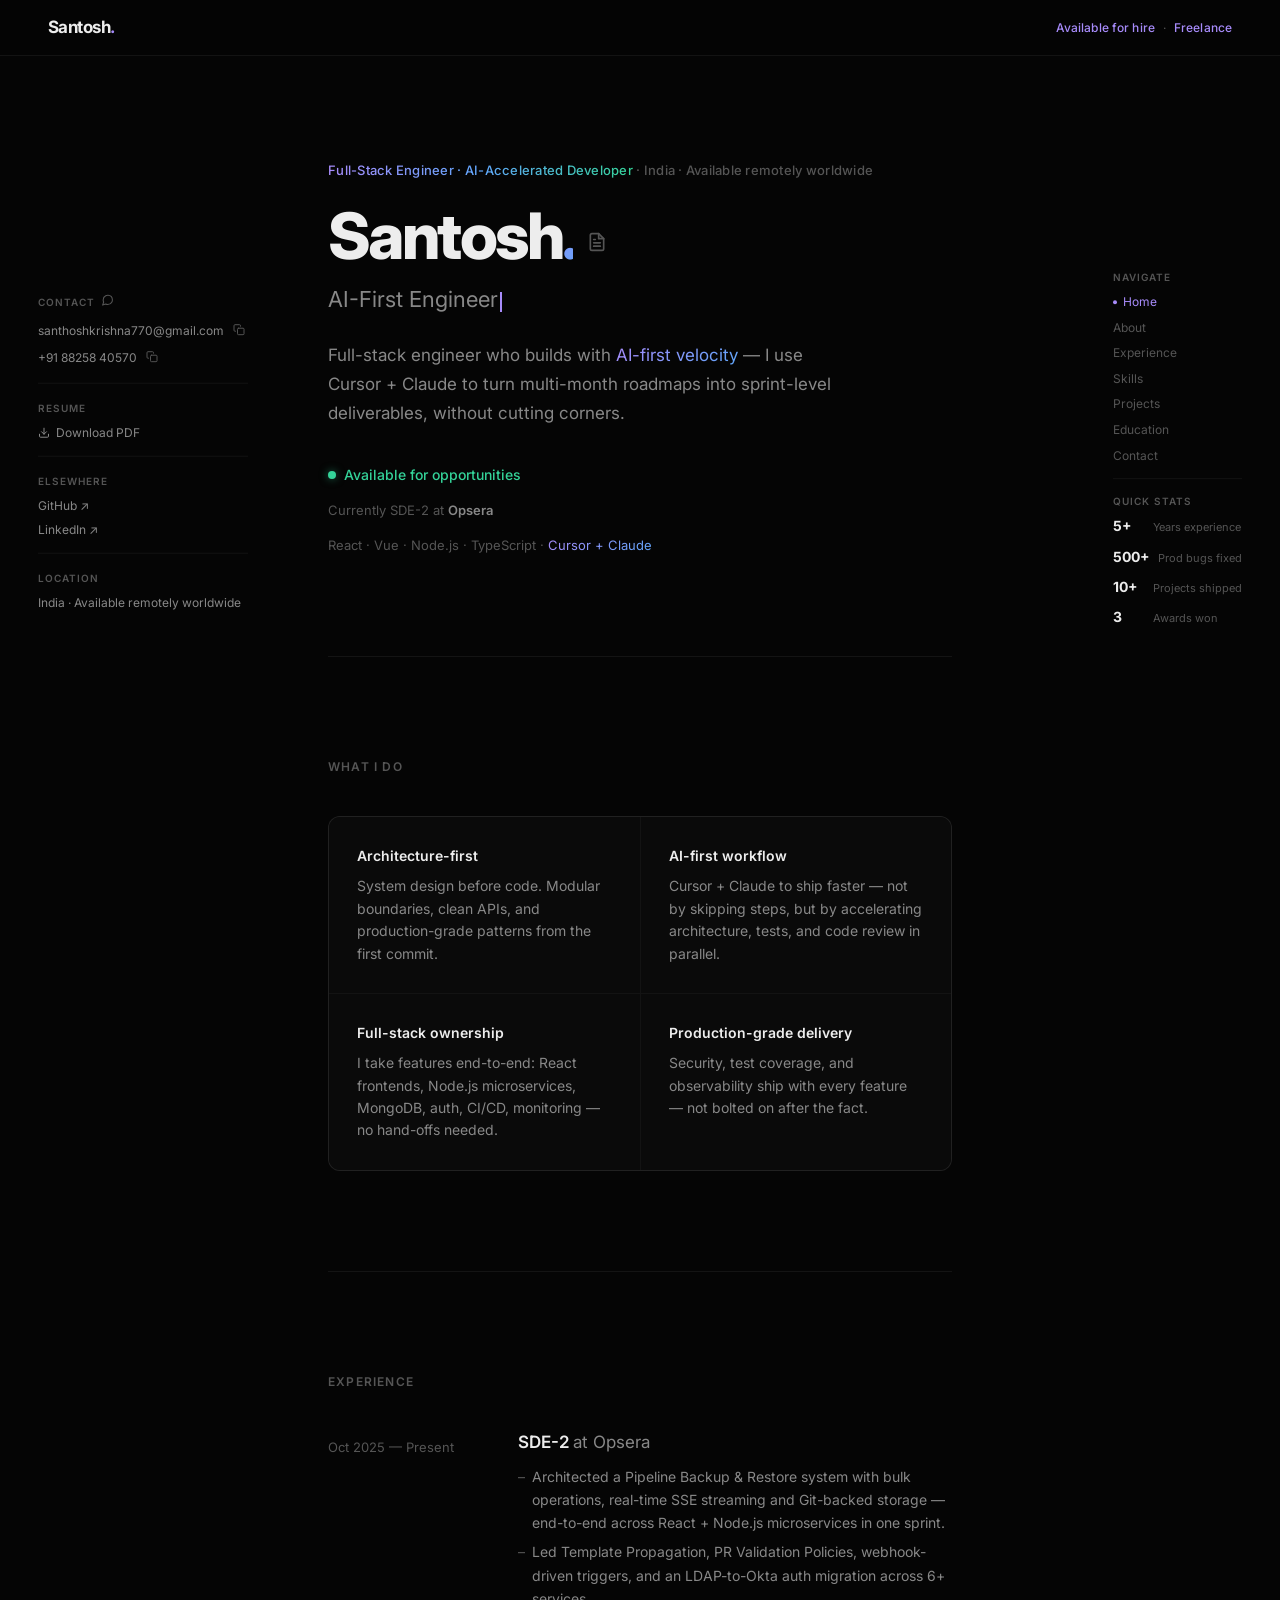
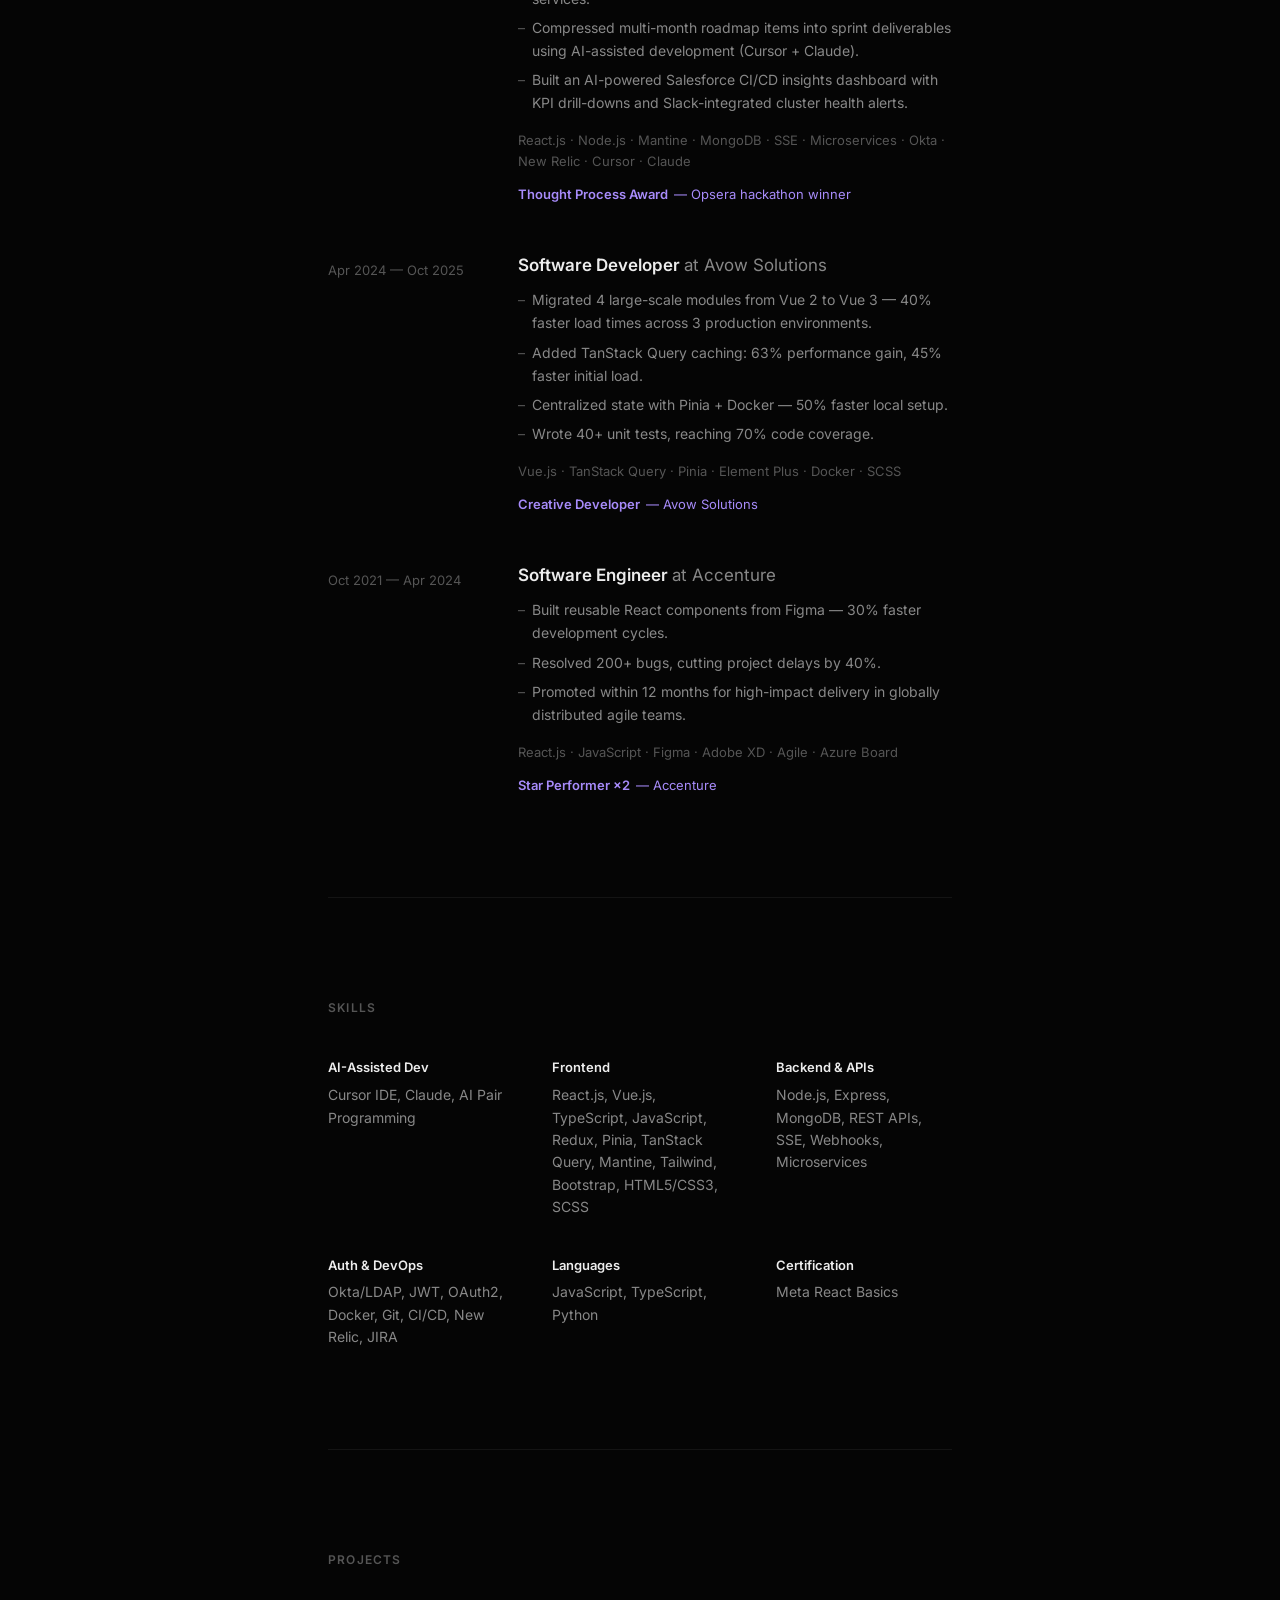
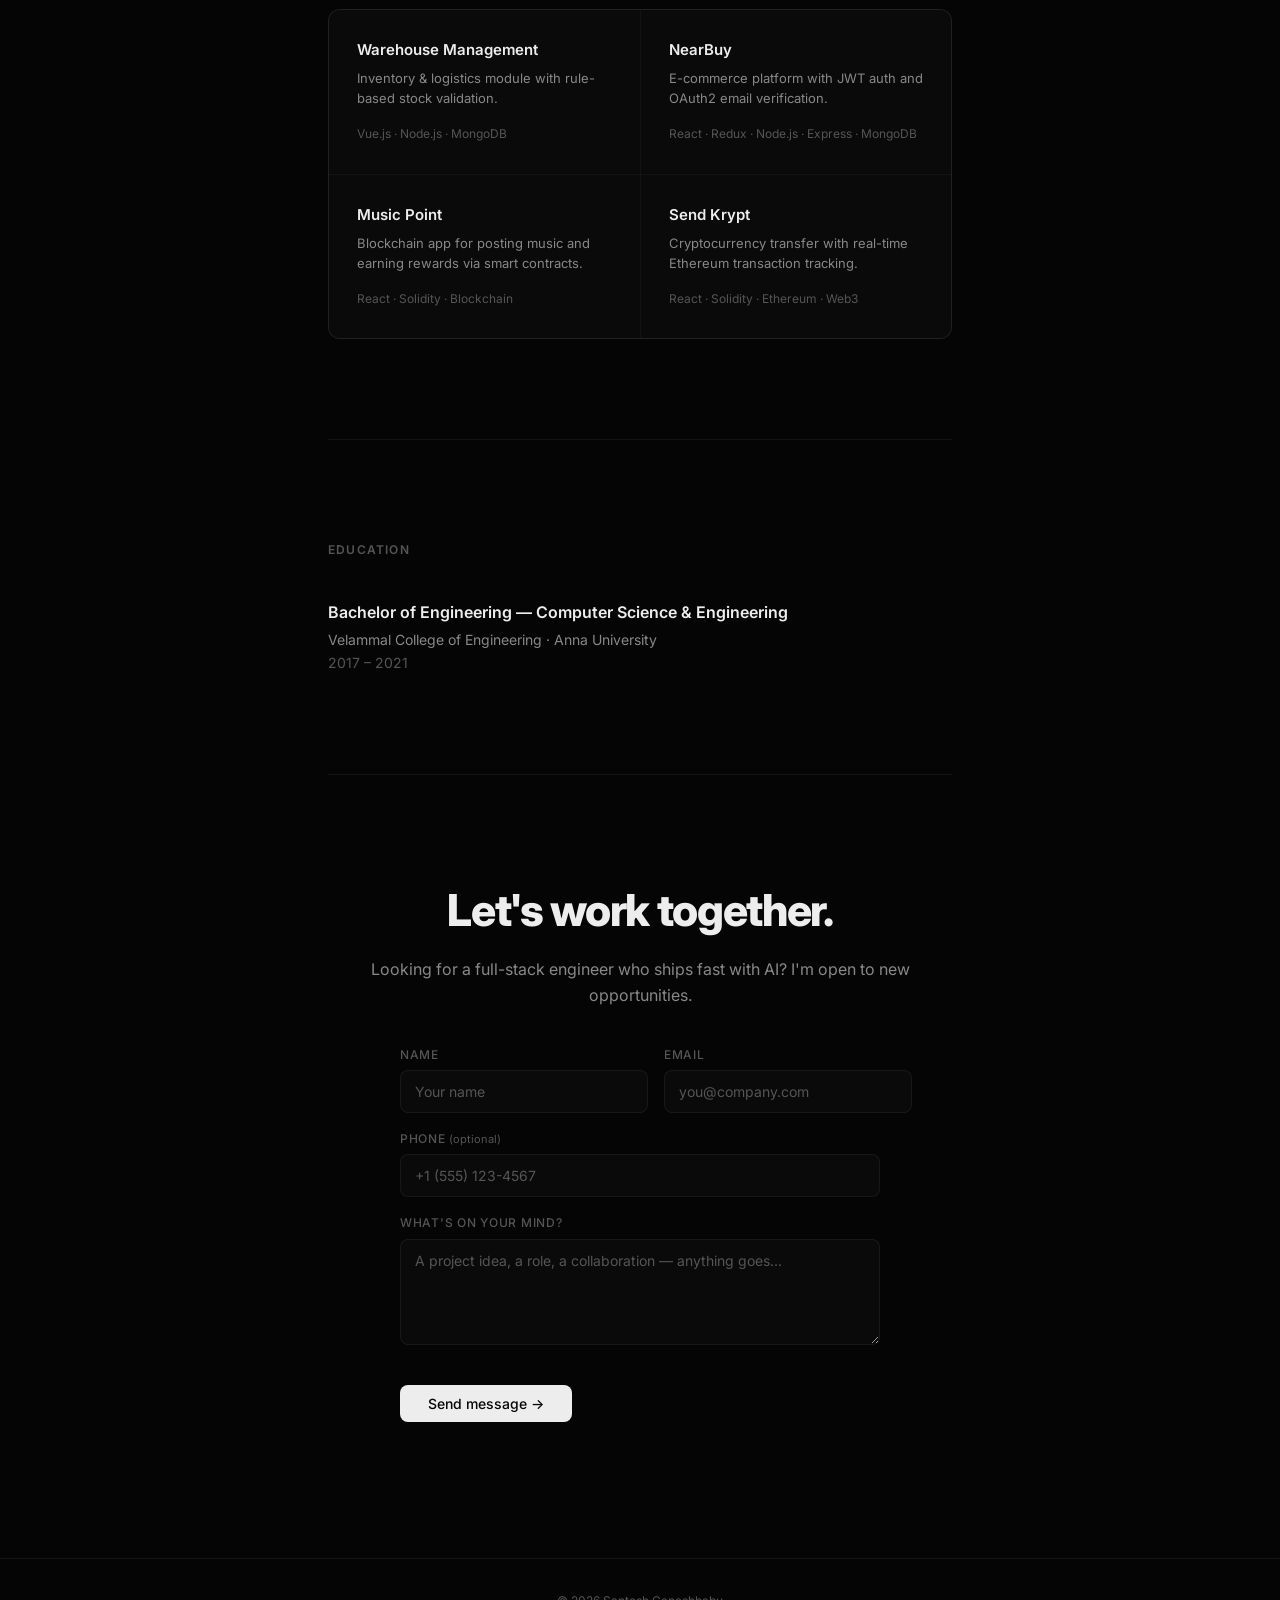
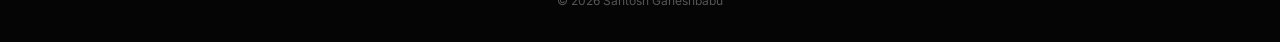
<file: index.html>
<!DOCTYPE html>
<html lang="en">
<head>
  <meta charset="UTF-8">
  <meta name="viewport" content="width=device-width, initial-scale=1.0">
  <title>Santosh Ganeshbabu — Full-Stack Engineer</title>
  <meta name="description" content="Full-Stack Engineer with 5+ years building production systems in React, Vue and Node.js. AI-accelerated development. Architecture-first.">
  <meta property="og:title" content="Santosh Ganeshbabu — Full-Stack Engineer">
  <meta property="og:description" content="Full-Stack Engineer. AI-accelerated development. Architecture-first.">
  <meta property="og:type" content="website">
  <link rel="preconnect" href="https://fonts.googleapis.com">
  <link rel="preconnect" href="https://fonts.gstatic.com" crossorigin>
  <link href="https://fonts.googleapis.com/css2?family=Inter:wght@300;400;500;600;700;800&display=swap" rel="stylesheet">
  <link rel="stylesheet" href="style.css">

  <!-- Google Analytics -->
  <script async src="https://www.googletagmanager.com/gtag/js?id=G-G8LY5H9218"></script>
  <script>
    window.dataLayer = window.dataLayer || [];
    function gtag(){dataLayer.push(arguments);}
    gtag('js', new Date());
    gtag('config', 'G-G8LY5H9218');
  </script>
</head>
<body>

  <header class="topbar" id="topbar">
    <a href="#" class="logo">Santosh<span>.</span></a>
    <nav class="nav" id="desktopNav"></nav>
    <div class="topbar-ctas">
      <a href="#contact" class="cta-link">Available for hire</a>
      <span class="cta-sep">·</span>
      <button class="cta-link cta-btn" id="freelanceBtn" type="button">Freelance</button>
    </div>
    <button class="menu-btn" id="menuBtn" aria-label="Menu"><span></span><span></span></button>
  </header>

  <!-- Freelance Modal -->
  <div class="modal-overlay" id="freelanceModal" aria-hidden="true">
    <div class="modal-card">
      <button class="modal-close" id="modalClose" type="button" aria-label="Close">&times;</button>
      <h3 class="modal-title">Freelance Services</h3>
      <p class="modal-desc">I take on select freelance projects where I can deliver high-impact results with AI-accelerated speed.</p>
      <div class="modal-services">
        <div class="modal-service">
          <h4>Full-Stack Web Apps</h4>
          <p>React / Vue frontends + Node.js backends — from MVP to production.</p>
        </div>
        <div class="modal-service">
          <h4>AI-Powered Dev Consulting</h4>
          <p>Set up Cursor + Claude workflows for your team to ship 3–5× faster.</p>
        </div>
        <div class="modal-service">
          <h4>Generalist &amp; Beyond</h4>
          <p>Got a unique challenge? I adapt fast — from prototyping ideas to production-ready solutions across any domain.</p>
        </div>
      </div>
      <p class="modal-env">I work on a <span class="em">MacBook</span> with Cursor IDE + Claude — optimized for fast, high-quality output.</p>
      <div class="modal-footer">
        <a href="#contact" class="modal-cta" id="modalContact">Discuss a project →</a>
      </div>
    </div>
  </div>

  <nav class="mobile-nav" id="mobileNav">
    <a href="#experience">Experience</a>
    <a href="#skills">Skills</a>
    <a href="#projects">Projects</a>
    <a href="#contact">Contact</a>
    <button class="mobile-freelance" id="freelanceBtnMobile" type="button">Freelance</button>
  </nav>

  <aside class="sidebar" id="sidebar">
    <div class="sidebar-inner">
      <div class="sidebar-label-row">
        <p class="sidebar-label">Contact</p>
        <a href="#contact" class="sidebar-chat-link" title="Go to contact form">
          <svg width="13" height="13" viewBox="0 0 24 24" fill="none" stroke="currentColor" stroke-width="2" stroke-linecap="round" stroke-linejoin="round"><path d="M21 11.5a8.38 8.38 0 01-.9 3.8 8.5 8.5 0 01-7.6 4.7 8.38 8.38 0 01-3.8-.9L3 21l1.9-5.7a8.38 8.38 0 01-.9-3.8 8.5 8.5 0 014.7-7.6 8.38 8.38 0 013.8-.9h.5a8.48 8.48 0 018 8v.5z"/></svg>
        </a>
      </div>
      <div class="sidebar-copy-row">
        <a href="mailto:santhoshkrishna770@gmail.com" class="sidebar-item">santhoshkrishna770<wbr>@gmail.com</a>
        <button class="copy-btn" type="button" data-copy="santhoshkrishna770@gmail.com" title="Copy email" aria-label="Copy email">
          <svg width="12" height="12" viewBox="0 0 24 24" fill="none" stroke="currentColor" stroke-width="2" stroke-linecap="round" stroke-linejoin="round"><rect x="9" y="9" width="13" height="13" rx="2" ry="2"/><path d="M5 15H4a2 2 0 01-2-2V4a2 2 0 012-2h9a2 2 0 012 2v1"/></svg>
        </button>
      </div>
      <div class="sidebar-copy-row">
        <a href="tel:+918825840570" class="sidebar-item">+91 88258 40570</a>
        <button class="copy-btn" type="button" data-copy="+918825840570" title="Copy phone" aria-label="Copy phone">
          <svg width="12" height="12" viewBox="0 0 24 24" fill="none" stroke="currentColor" stroke-width="2" stroke-linecap="round" stroke-linejoin="round"><rect x="9" y="9" width="13" height="13" rx="2" ry="2"/><path d="M5 15H4a2 2 0 01-2-2V4a2 2 0 012-2h9a2 2 0 012 2v1"/></svg>
        </button>
      </div>
      <div class="sidebar-divider"></div>
      <p class="sidebar-label">Resume</p>
      <a href="Santosh_Ganeshbabu_Resume.pdf" download class="sidebar-item sidebar-resume"><svg width="12" height="12" viewBox="0 0 24 24" fill="none" stroke="currentColor" stroke-width="2" stroke-linecap="round" stroke-linejoin="round"><path d="M21 15v4a2 2 0 01-2 2H5a2 2 0 01-2-2v-4"/><polyline points="7 10 12 15 17 10"/><line x1="12" y1="15" x2="12" y2="3"/></svg> Download PDF</a>
      <div class="sidebar-divider"></div>
      <p class="sidebar-label">Elsewhere</p>
      <a href="https://github.com/kgsantosh770" target="_blank" rel="noopener noreferrer" class="sidebar-item">GitHub ↗</a>
      <a href="https://linkedin.com/in/santoshkg/" target="_blank" rel="noopener noreferrer" class="sidebar-item">LinkedIn ↗</a>
      <div class="sidebar-divider"></div>
      <p class="sidebar-label">Location</p>
      <p class="sidebar-text">India · Available remotely worldwide</p>
    </div>
  </aside>

  <aside class="sidebar-r" id="sidebarR">
    <div class="sidebar-r-inner">
      <p class="sidebar-label">Navigate</p>
      <a href="#hero" class="spy-link active" data-spy="hero">Home</a>
      <a href="#about" class="spy-link" data-spy="about">About</a>
      <a href="#experience" class="spy-link" data-spy="experience">Experience</a>
      <a href="#skills" class="spy-link" data-spy="skills">Skills</a>
      <a href="#projects" class="spy-link" data-spy="projects">Projects</a>
      <a href="#education" class="spy-link" data-spy="education">Education</a>
      <a href="#contact" class="spy-link" data-spy="contact">Contact</a>
      <div class="sidebar-divider"></div>
      <p class="sidebar-label">Quick stats</p>
      <div class="stat-row"><span class="stat-num">5+</span><span class="stat-desc">Years experience</span></div>
      <div class="stat-row"><span class="stat-num">500+</span><span class="stat-desc">Prod bugs fixed</span></div>
      <div class="stat-row"><span class="stat-num">10+</span><span class="stat-desc">Projects shipped</span></div>
      <div class="stat-row"><span class="stat-num">3</span><span class="stat-desc">Awards won</span></div>
    </div>
  </aside>

  <main>

    <!-- Hero -->
    <section class="hero" id="hero">
      <p class="hero-tag anim"><span class="hero-tag-vibrant">Full-Stack Engineer &middot; AI-Accelerated Developer</span> <span class="hero-tag-muted">&middot; India &middot; Available remotely worldwide</span></p>
      <h1 class="hero-name anim">Santosh<span class="em">.</span> <a href="Santosh_Ganeshbabu_Resume.pdf" target="_blank" rel="noopener noreferrer" class="resume-dl" title="View Resume"><svg width="20" height="20" viewBox="0 0 24 24" fill="none" stroke="currentColor" stroke-width="2" stroke-linecap="round" stroke-linejoin="round"><path d="M14 2H6a2 2 0 00-2 2v16a2 2 0 002 2h12a2 2 0 002-2V8z"/><polyline points="14 2 14 8 20 8"/><line x1="16" y1="13" x2="8" y2="13"/><line x1="16" y1="17" x2="8" y2="17"/><polyline points="10 9 9 9 8 9"/></svg></a></h1>
      <p class="hero-typing anim" aria-label="Roles"><span id="typingText"></span><span class="typing-cursor"></span></p>
      <p class="hero-sub anim">Full-stack engineer who builds with <span class="em">AI-first velocity</span> — I use Cursor + Claude to turn multi-month roadmaps into sprint-level deliverables, without cutting corners.</p>
      <div class="hero-status anim">
        <div class="status-card">
          <span class="status-dot"></span>
          <span class="status-text">Available for opportunities</span>
        </div>
        <div class="status-meta">Currently SDE-2 at <strong>Opsera</strong></div>
        <p class="status-stack">React · Vue · Node.js · TypeScript · <span class="em">Cursor + Claude</span></p>
      </div>
      <div class="mobile-stats anim">
        <div class="m-stat"><span class="m-stat-num">5+</span><span class="m-stat-label">Years</span></div>
        <div class="m-stat"><span class="m-stat-num">500+</span><span class="m-stat-label">Bugs Fixed</span></div>
        <div class="m-stat"><span class="m-stat-num">10+</span><span class="m-stat-label">Projects</span></div>
        <div class="m-stat"><span class="m-stat-num">3</span><span class="m-stat-label">Awards</span></div>
      </div>
    </section>

    <!-- What I Do -->
    <section id="about">
      <h2 class="sec-title anim">What I Do</h2>
    <div class="duo">
      <div class="duo-item anim">
        <h3>Architecture-first</h3>
        <p>System design before code. Modular boundaries, clean APIs, and production-grade patterns from the first commit.</p>
      </div>
      <div class="duo-item anim">
        <h3>AI-first workflow</h3>
        <p>Cursor + Claude to ship faster — not by skipping steps, but by accelerating architecture, tests, and code review in parallel.</p>
      </div>
      <div class="duo-item anim">
        <h3>Full-stack ownership</h3>
        <p>I take features end-to-end: React frontends, Node.js microservices, MongoDB, auth, CI/CD, monitoring — no hand-offs needed.</p>
      </div>
      <div class="duo-item anim">
        <h3>Production-grade delivery</h3>
        <p>Security, test coverage, and observability ship with every feature — not bolted on after the fact.</p>
      </div>
      </div>
    </section>

    <!-- Experience -->
    <section class="exp" id="experience">
      <h2 class="sec-title anim">Experience</h2>

      <article class="role anim">
        <div class="role-meta">
          <span class="role-date">Oct 2025 — Present</span>
        </div>
        <div class="role-body">
          <h3>SDE-2 <span class="at">at Opsera</span></h3>
          <ul>
            <li>Architected a Pipeline Backup &amp; Restore system with bulk operations, real-time SSE streaming and Git-backed storage — end-to-end across React + Node.js microservices in one sprint.</li>
            <li>Led Template Propagation, PR Validation Policies, webhook-driven triggers, and an LDAP-to-Okta auth migration across 6+ services.</li>
            <li>Compressed multi-month roadmap items into sprint deliverables using AI-assisted development (Cursor + Claude).</li>
            <li>Built an AI-powered Salesforce CI/CD insights dashboard with KPI drill-downs and Slack-integrated cluster health alerts.</li>
          </ul>
          <div class="role-stack">React.js · Node.js · Mantine · MongoDB · SSE · Microservices · Okta · New Relic · Cursor · Claude</div>
          <div class="role-award"><strong>Thought Process Award</strong> — Opsera hackathon winner</div>
        </div>
      </article>

      <article class="role anim">
        <div class="role-meta">
          <span class="role-date">Apr 2024 — Oct 2025</span>
        </div>
        <div class="role-body">
          <h3>Software Developer <span class="at">at Avow Solutions</span></h3>
          <ul>
            <li>Migrated 4 large-scale modules from Vue 2 to Vue 3 — 40% faster load times across 3 production environments.</li>
            <li>Added TanStack Query caching: 63% performance gain, 45% faster initial load.</li>
            <li>Centralized state with Pinia + Docker — 50% faster local setup.</li>
            <li>Wrote 40+ unit tests, reaching 70% code coverage.</li>
          </ul>
          <div class="role-stack">Vue.js · TanStack Query · Pinia · Element Plus · Docker · SCSS</div>
          <div class="role-award"><strong>Creative Developer</strong> — Avow Solutions</div>
        </div>
      </article>

      <article class="role anim">
        <div class="role-meta">
          <span class="role-date">Oct 2021 — Apr 2024</span>
        </div>
        <div class="role-body">
          <h3>Software Engineer <span class="at">at Accenture</span></h3>
          <ul>
            <li>Built reusable React components from Figma — 30% faster development cycles.</li>
            <li>Resolved 200+ bugs, cutting project delays by 40%.</li>
            <li>Promoted within 12 months for high-impact delivery in globally distributed agile teams.</li>
          </ul>
          <div class="role-stack">React.js · JavaScript · Figma · Adobe XD · Agile · Azure Board</div>
          <div class="role-award"><strong>Star Performer ×2</strong> — Accenture</div>
        </div>
      </article>
    </section>

    <!-- Skills -->
    <section class="skills" id="skills">
      <h2 class="sec-title anim">Skills</h2>
      <div class="skill-cols">
        <div class="skill-col anim">
          <h4>AI-Assisted Dev</h4>
          <p>Cursor IDE, Claude, AI Pair Programming</p>
        </div>
        <div class="skill-col anim">
          <h4>Frontend</h4>
          <p>React.js, Vue.js, TypeScript, JavaScript, Redux, Pinia, TanStack Query, Mantine, Tailwind, Bootstrap, HTML5/CSS3, SCSS</p>
        </div>
        <div class="skill-col anim">
          <h4>Backend &amp; APIs</h4>
          <p>Node.js, Express, MongoDB, REST APIs, SSE, Webhooks, Microservices</p>
        </div>
        <div class="skill-col anim">
          <h4>Auth &amp; DevOps</h4>
          <p>Okta/LDAP, JWT, OAuth2, Docker, Git, CI/CD, New Relic, JIRA</p>
        </div>
        <div class="skill-col anim">
          <h4>Languages</h4>
          <p>JavaScript, TypeScript, Python</p>
        </div>
        <div class="skill-col anim">
          <h4>Certification</h4>
          <p>Meta React Basics</p>
        </div>
      </div>
    </section>

    <!-- Projects -->
    <section class="projects" id="projects">
      <h2 class="sec-title anim">Projects</h2>
      <div class="proj-grid">
        <a href="https://github.com/kgsantosh770" target="_blank" rel="noopener noreferrer" class="proj anim">
          <h3>Warehouse Management</h3>
          <p>Inventory &amp; logistics module with rule-based stock validation.</p>
          <span class="proj-stack">Vue.js · Node.js · MongoDB</span>
        </a>
        <a href="https://github.com/kgsantosh770" target="_blank" rel="noopener noreferrer" class="proj anim">
          <h3>NearBuy</h3>
          <p>E-commerce platform with JWT auth and OAuth2 email verification.</p>
          <span class="proj-stack">React · Redux · Node.js · Express · MongoDB</span>
        </a>
        <a href="https://github.com/kgsantosh770" target="_blank" rel="noopener noreferrer" class="proj anim">
          <h3>Music Point</h3>
          <p>Blockchain app for posting music and earning rewards via smart contracts.</p>
          <span class="proj-stack">React · Solidity · Blockchain</span>
        </a>
        <a href="https://github.com/kgsantosh770" target="_blank" rel="noopener noreferrer" class="proj anim">
          <h3>Send Krypt</h3>
          <p>Cryptocurrency transfer with real-time Ethereum transaction tracking.</p>
          <span class="proj-stack">React · Solidity · Ethereum · Web3</span>
        </a>
      </div>
    </section>

    <!-- Education -->
    <section class="extras" id="education">
      <div class="extras-col extras-full anim">
        <h2 class="sec-title">Education</h2>
        <h3>Bachelor of Engineering — Computer Science &amp; Engineering</h3>
        <p>Velammal College of Engineering &middot; Anna University<br><span class="muted">2017 – 2021</span></p>
      </div>
    </section>

    <!-- Contact -->
    <section class="contact" id="contact">
      <h2 class="contact-h2 anim">Let's work together.</h2>
      <p class="contact-sub anim">Looking for a full-stack engineer who ships fast with AI? I'm open to new opportunities.</p>
      <form class="contact-form anim" id="contactForm" action="https://formspree.io/f/moeeyllg" method="POST">
        <div class="form-row">
          <div class="form-group">
            <label for="name">Name</label>
            <input type="text" id="name" name="name" required placeholder="Your name">
          </div>
          <div class="form-group">
            <label for="email">Email</label>
            <input type="email" id="email" name="email" required placeholder="you@company.com">
          </div>
        </div>
        <div class="form-row form-row-full">
          <div class="form-group">
            <label for="phone">Phone <span class="optional">(optional)</span></label>
            <input type="tel" id="phone" name="phone" placeholder="+1 (555) 123-4567">
          </div>
        </div>
        <div class="form-row form-row-full">
          <div class="form-group">
            <label for="message">What's on your mind?</label>
            <textarea id="message" name="message" required rows="4" placeholder="A project idea, a role, a collaboration — anything goes..."></textarea>
          </div>
        </div>
        <input type="hidden" name="_subject" value="Portfolio Contact — New Message">
        <input type="text" name="_gotcha" style="display:none">
        <button type="submit" class="form-submit" id="formSubmit">Send message →</button>
      </form>
      <div class="form-success" id="formSuccess">
        <svg class="tick-circle" width="48" height="48" viewBox="0 0 48 48">
          <circle class="tick-ring" cx="24" cy="24" r="20" fill="none" stroke="#34d399" stroke-width="2"/>
          <path class="tick-check" d="M14 24l8 8 12-14" fill="none" stroke="#34d399" stroke-width="2.5" stroke-linecap="round" stroke-linejoin="round"/>
        </svg>
        <p class="success-text">Message sent — I'll get back to you soon.</p>
      </div>
    </section>

  </main>

  <footer class="foot">
    <span>&copy; 2026 Santosh Ganeshbabu</span>
  </footer>

  <!-- Mobile FAB -->
  <div class="fab-overlay" id="fabOverlay"></div>
  <div class="fab" id="fab">
    <button class="fab-btn" id="fabBtn" type="button" aria-label="Contact">
      <svg width="22" height="22" viewBox="0 0 24 24" fill="none" stroke="currentColor" stroke-width="2" stroke-linecap="round" stroke-linejoin="round"><path d="M21 11.5a8.38 8.38 0 01-.9 3.8 8.5 8.5 0 01-7.6 4.7 8.38 8.38 0 01-3.8-.9L3 21l1.9-5.7a8.38 8.38 0 01-.9-3.8 8.5 8.5 0 014.7-7.6 8.38 8.38 0 013.8-.9h.5a8.48 8.48 0 018 8v.5z"/></svg>
    </button>
    <div class="fab-menu" id="fabMenu">
      <a href="mailto:santhoshkrishna770@gmail.com" class="fab-item">
        <svg width="16" height="16" viewBox="0 0 24 24" fill="none" stroke="currentColor" stroke-width="2" stroke-linecap="round" stroke-linejoin="round"><path d="M4 4h16c1.1 0 2 .9 2 2v12c0 1.1-.9 2-2 2H4c-1.1 0-2-.9-2-2V6c0-1.1.9-2 2-2z"/><polyline points="22,6 12,13 2,6"/></svg>
        <span>Email</span>
      </a>
      <a href="tel:+918825840570" class="fab-item">
        <svg width="16" height="16" viewBox="0 0 24 24" fill="none" stroke="currentColor" stroke-width="2" stroke-linecap="round" stroke-linejoin="round"><path d="M22 16.92v3a2 2 0 01-2.18 2 19.79 19.79 0 01-8.63-3.07 19.5 19.5 0 01-6-6 19.79 19.79 0 01-3.07-8.67A2 2 0 014.11 2h3a2 2 0 012 1.72c.127.96.361 1.903.7 2.81a2 2 0 01-.45 2.11L8.09 9.91a16 16 0 006 6l1.27-1.27a2 2 0 012.11-.45c.907.339 1.85.573 2.81.7A2 2 0 0122 16.92z"/></svg>
        <span>Call</span>
      </a>
      <a href="https://github.com/kgsantosh770" target="_blank" rel="noopener noreferrer" class="fab-item">
        <svg width="16" height="16" viewBox="0 0 24 24" fill="currentColor"><path d="M12 0C5.37 0 0 5.37 0 12c0 5.31 3.435 9.795 8.205 11.385.6.105.825-.255.825-.57 0-.285-.015-1.23-.015-2.235-3.015.555-3.795-.735-4.035-1.41-.135-.345-.72-1.41-1.23-1.695-.42-.225-1.02-.78-.015-.795.945-.015 1.62.87 1.845 1.23 1.08 1.815 2.805 1.305 3.495.99.105-.78.42-1.305.765-1.605-2.67-.3-5.46-1.335-5.46-5.925 0-1.305.465-2.385 1.23-3.225-.12-.3-.54-1.53.12-3.18 0 0 1.005-.315 3.3 1.23.96-.27 1.98-.405 3-.405s2.04.135 3 .405c2.295-1.56 3.3-1.23 3.3-1.23.66 1.65.24 2.88.12 3.18.765.84 1.23 1.905 1.23 3.225 0 4.605-2.805 5.625-5.475 5.925.435.375.81 1.095.81 2.22 0 1.605-.015 2.895-.015 3.3 0 .315.225.69.825.57A12.02 12.02 0 0024 12c0-6.63-5.37-12-12-12z"/></svg>
        <span>GitHub</span>
      </a>
      <a href="https://linkedin.com/in/santoshkg/" target="_blank" rel="noopener noreferrer" class="fab-item">
        <svg width="16" height="16" viewBox="0 0 24 24" fill="currentColor"><path d="M20.447 20.452h-3.554v-5.569c0-1.328-.027-3.037-1.852-3.037-1.853 0-2.136 1.445-2.136 2.939v5.667H9.351V9h3.414v1.561h.046c.477-.9 1.637-1.85 3.37-1.85 3.601 0 4.267 2.37 4.267 5.455v6.286zM5.337 7.433a2.062 2.062 0 01-2.063-2.065 2.064 2.064 0 112.063 2.065zm1.782 13.019H3.555V9h3.564v11.452zM22.225 0H1.771C.792 0 0 .774 0 1.729v20.542C0 23.227.792 24 1.771 24h20.451C23.2 24 24 23.227 24 22.271V1.729C24 .774 23.2 0 22.222 0h.003z"/></svg>
        <span>LinkedIn</span>
      </a>
      <a href="Santosh_Ganeshbabu_Resume.pdf" download class="fab-item">
        <svg width="16" height="16" viewBox="0 0 24 24" fill="none" stroke="currentColor" stroke-width="2" stroke-linecap="round" stroke-linejoin="round"><path d="M21 15v4a2 2 0 01-2 2H5a2 2 0 01-2-2v-4"/><polyline points="7 10 12 15 17 10"/><line x1="12" y1="15" x2="12" y2="3"/></svg>
        <span>Resume</span>
      </a>
    </div>
  </div>

  <script src="index.js"></script>
</body>
</html>
</file>
<file: style.css>
:root {
  --bg: #050505;
  --surface: #0a0a0a;
  --border: rgba(255,255,255,.06);
  --text: #ededed;
  --text-2: #888;
  --text-3: #555;
  --accent: #a78bfa;
  --sans: 'Inter', -apple-system, BlinkMacSystemFont, 'Segoe UI', sans-serif;
}

*, *::before, *::after { margin: 0; padding: 0; box-sizing: border-box; }
html { scroll-behavior: smooth; -webkit-font-smoothing: antialiased; }
body { font-family: var(--sans); color: var(--text); background: var(--bg); font-size: 16px; line-height: 1.6; }
a { color: inherit; text-decoration: none; }

/* ---- Topbar ---- */

.topbar {
  position: fixed; top: 0; left: 0; right: 0; z-index: 100;
  display: flex; align-items: center; height: 56px;
  padding: 0 clamp(20px, 4vw, 48px);
  background: rgba(5,5,5,.7); backdrop-filter: blur(16px); -webkit-backdrop-filter: blur(16px);
  border-bottom: 1px solid var(--border);
  transition: transform .3s ease;
}

.logo { font-weight: 700; font-size: 17px; letter-spacing: -.03em; }
.logo span { color: var(--accent); }

.nav { display: flex; gap: 32px; margin-right: 32px; }
.nav a { font-size: 13px; color: var(--text-2); font-weight: 500; transition: color .15s; }
.nav a:hover { color: var(--text); }

.topbar-ctas { display: flex; align-items: center; gap: 8px; margin-left: auto; margin-right: 0; }

.cta-link {
  font-size: 12px; font-weight: 500; color: var(--accent);
  letter-spacing: .01em; white-space: nowrap;
}

.cta-btn {
  background: none; border: none; cursor: pointer; font-family: inherit;
  padding: 0; transition: opacity .2s;
}
.cta-btn:hover { opacity: .75; }

.cta-sep { color: var(--text-3); font-size: 12px; }

/* ---- Modal ---- */

.modal-overlay {
  position: fixed; inset: 0; z-index: 200;
  background: rgba(0,0,0,.7); backdrop-filter: blur(8px); -webkit-backdrop-filter: blur(8px);
  display: flex; align-items: center; justify-content: center;
  opacity: 0; visibility: hidden; transition: opacity .25s ease, visibility .25s ease;
}
.modal-overlay.open { opacity: 1; visibility: visible; }

.modal-card {
  background: var(--surface); border: 1px solid var(--border); border-radius: 16px;
  padding: 36px; max-width: 780px; width: 92%; position: relative;
  transform: translateY(12px); transition: transform .25s ease;
}
.modal-overlay.open .modal-card { transform: translateY(0); }

.modal-close {
  position: absolute; top: 16px; right: 20px;
  background: none; border: none; color: var(--text-3); font-size: 22px;
  cursor: pointer; line-height: 1; transition: color .15s;
}
.modal-close:hover { color: var(--text); }

.modal-title {
  font-size: 18px; font-weight: 700; margin-bottom: 8px; color: var(--text);
}

.modal-desc {
  font-size: 14px; color: var(--text-2); line-height: 1.6; margin-bottom: 24px;
}

.modal-services {
  display: grid; grid-template-columns: repeat(3, 1fr); gap: 1px;
  background: var(--border); border-radius: 10px; overflow: hidden;
  margin-bottom: 24px;
}

.modal-service {
  background: var(--bg); padding: 18px;
}
.modal-service h4 { font-size: 13px; font-weight: 600; color: var(--text); margin-bottom: 4px; }
.modal-service p { font-size: 12px; color: var(--text-2); line-height: 1.5; }

.modal-env {
  font-size: 12px; color: var(--text-3); text-align: center;
  margin-bottom: 20px; line-height: 1.5;
}
.modal-env strong { color: var(--text-2); font-weight: 600; }

.modal-footer { text-align: center; }

.modal-cta {
  display: inline-block; padding: 10px 28px; border-radius: 100px;
  font-size: 14px; font-weight: 500; background: var(--text); color: var(--bg);
  transition: opacity .2s;
}
.modal-cta:hover { opacity: .85; }

.menu-btn {
  display: none; background: none; border: none; cursor: pointer;
  width: 24px; height: 14px; position: relative; margin-left: auto;
}
.menu-btn span {
  display: block; position: absolute; left: 0; right: 0; height: 1.5px;
  background: var(--text-2); border-radius: 1px; transition: all .25s ease;
}
.menu-btn span:first-child { top: 0; }
.menu-btn span:last-child { bottom: 0; }
.menu-btn.open span:first-child { top: 50%; transform: translateY(-50%) rotate(45deg); }
.menu-btn.open span:last-child { bottom: 50%; transform: translateY(50%) rotate(-45deg); }

.mobile-nav {
  display: none;
}
.mobile-nav a { font-size: 12px; color: var(--text-2); font-weight: 500; white-space: nowrap; }
.mobile-nav a:hover { color: var(--text); }

.mobile-freelance {
  display: none; background: none; border: 1px solid rgba(167,139,250,.3);
  color: var(--accent); font-size: 11px; font-weight: 500; font-family: inherit;
  padding: 4px 12px; border-radius: 100px; cursor: pointer;
  white-space: nowrap; transition: background .2s, border-color .2s;
}
.mobile-freelance:hover { background: rgba(167,139,250,.08); border-color: rgba(167,139,250,.5); }

/* ---- Sidebar ---- */

.sidebar {
  position: fixed; top: 50%; left: clamp(16px, 3vw, 40px);
  transform: translateY(-50%); z-index: 50;
  max-width: 220px;
}

.sidebar-inner {
  display: flex; flex-direction: column; gap: 6px;
}

.sidebar-label {
  font-size: 10px; font-weight: 600; text-transform: uppercase;
  letter-spacing: .1em; color: var(--text-3); margin-bottom: 2px;
  margin-top: 2px;
}

.sidebar-item {
  font-size: 12px; color: var(--text-2); line-height: 1.5;
  transition: color .15s; word-break: break-all;
}
.sidebar-item:hover { color: var(--text); }

.sidebar-text {
  font-size: 12px; color: var(--text-2); line-height: 1.5;
}

.sidebar-label-row {
  display: flex; align-items: center; gap: 6px;
}

.sidebar-chat-link {
  color: var(--text-3); transition: color .15s;
}
.sidebar-chat-link:hover { color: var(--accent); }

.sidebar-copy-row {
  display: flex; align-items: center; gap: 6px;
}

.copy-btn {
  background: none; border: none; cursor: pointer; padding: 3px;
  color: var(--text-3); border-radius: 4px; flex-shrink: 0;
  transition: color .15s, background .15s;
  position: relative;
}
.copy-btn:hover { color: var(--accent); background: rgba(255,255,255,.05); }
.copy-btn.copied { color: #34d399; }

.sidebar-divider {
  height: 1px; background: var(--border); margin: 8px 0;
}

/* ---- Right Sidebar ---- */

.sidebar-r {
  position: fixed; top: 50%; right: clamp(16px, 3vw, 40px);
  transform: translateY(-50%); z-index: 50;
  max-width: 160px;
}

.sidebar-r-inner {
  display: flex; flex-direction: column; gap: 4px;
}

.spy-link {
  font-size: 12px; color: var(--text-3); line-height: 1.8;
  transition: color .2s, padding-left .2s;
  padding-left: 0;
}
.spy-link:hover { color: var(--text-2); }
.spy-link.active {
  color: var(--accent); padding-left: 10px;
  position: relative;
}
.spy-link.active::before {
  content: ''; position: absolute; left: 0; top: 50%;
  transform: translateY(-50%);
  width: 4px; height: 4px; border-radius: 50%;
  background: var(--accent);
}

.stat-row {
  display: flex; align-items: baseline; gap: 8px;
  margin-bottom: 4px;
}

.stat-num {
  font-size: 14px; font-weight: 700; color: var(--text);
  min-width: 32px;
}

.stat-desc {
  font-size: 11px; color: var(--text-3);
}

/* ---- Layout ---- */

main { max-width: 720px; margin: 0 auto; padding: 0 clamp(20px, 4vw, 48px); }

section { padding: 100px 0; }
section + section { border-top: 1px solid var(--border); }

.sec-title {
  font-size: 12px; font-weight: 600; text-transform: uppercase; letter-spacing: .1em;
  color: var(--text-3); margin-bottom: 40px;
}

/* ---- Hero ---- */

.hero { padding-top: 160px; padding-bottom: 100px; border-bottom: none; }

.hero-tag {
  font-size: 13px; font-weight: 500;
  letter-spacing: .02em; margin-bottom: 20px;
}

.hero-tag-vibrant {
  background: linear-gradient(90deg, var(--accent), #60a5fa, #34d399);
  -webkit-background-clip: text; -webkit-text-fill-color: transparent; background-clip: text;
}

.hero-tag-muted { color: var(--text-3); }

.hero-name {
  font-size: clamp(40px, 7vw, 64px); font-weight: 800;
  line-height: 1.08; letter-spacing: -.04em; margin-bottom: 12px;
  color: var(--text);
}

.em {
  background: linear-gradient(135deg, var(--accent), #60a5fa);
  -webkit-background-clip: text; -webkit-text-fill-color: transparent; background-clip: text;
}

.resume-dl {
  display: inline-flex; align-items: center; vertical-align: middle;
  color: var(--text-3); -webkit-text-fill-color: initial;
  margin-left: 4px; transition: color .2s;
}
.resume-dl:hover { color: var(--accent); }

.sidebar-resume {
  display: inline-flex; align-items: center; gap: 6px;
}
.sidebar-resume svg { flex-shrink: 0; }

.hero-typing {
  font-size: clamp(16px, 2.5vw, 22px); color: var(--text-2);
  margin-bottom: 24px; min-height: 1.4em; font-weight: 400;
}

.typing-cursor {
  display: inline-block; width: 2px; height: .9em;
  background: var(--accent); margin-left: 2px; vertical-align: text-bottom;
  animation: blink .8s step-end infinite;
}

@keyframes blink { 50% { opacity: 0; } }

.hero-sub {
  font-size: 17px; line-height: 1.7; color: var(--text-2);
  max-width: 520px; margin-bottom: 36px;
}

.hero-status { display: flex; flex-direction: column; gap: 14px; }

.status-card {
  display: inline-flex; align-items: center; gap: 8px;
}

.status-dot {
  width: 8px; height: 8px; border-radius: 50%;
  background: #34d399; flex-shrink: 0;
  box-shadow: 0 0 8px rgba(52,211,153,.5);
  animation: pulse-dot 2s ease infinite;
}

@keyframes pulse-dot {
  0%, 100% { box-shadow: 0 0 4px rgba(52,211,153,.4); }
  50% { box-shadow: 0 0 12px rgba(52,211,153,.7); }
}

.status-text {
  font-size: 14px; font-weight: 500; color: #34d399;
}

.status-meta {
  font-size: 13px; color: var(--text-3);
}
.status-meta strong { color: var(--text-2); font-weight: 600; }

.status-stack {
  font-size: 13px; color: var(--text-3); line-height: 1.6;
}

.mobile-stats {
  display: none; grid-template-columns: repeat(4, 1fr); gap: 1px;
  background: var(--border); border: 1px solid var(--border); border-radius: 10px;
  overflow: hidden; margin-top: 28px;
}

.m-stat {
  background: var(--surface); padding: 16px 8px; text-align: center;
}

.m-stat-num {
  display: block; font-size: 18px; font-weight: 700; color: var(--text);
  margin-bottom: 2px;
}

.m-stat-label {
  font-size: 10px; text-transform: uppercase; letter-spacing: .08em;
  color: var(--text-3); font-weight: 500;
}

/* ---- Duo (About) ---- */

.duo {
  display: grid; grid-template-columns: 1fr 1fr; gap: 1px;
  background: var(--border); border: 1px solid var(--border); border-radius: 12px;
  overflow: hidden;
}

.duo-item { background: var(--surface); padding: 28px; }
.duo-item h3 { font-size: 14px; font-weight: 600; margin-bottom: 8px; color: var(--text); }
.duo-item p { font-size: 14px; color: var(--text-2); line-height: 1.6; }

/* ---- Experience ---- */

.role { display: flex; gap: 40px; margin-bottom: 48px; }
.role:last-of-type { margin-bottom: 0; }

.role-meta { flex-shrink: 0; width: 150px; padding-top: 3px; }
.role-date { font-size: 13px; color: var(--text-3); }

.role-body { flex: 1; min-width: 0; }
.role-body h3 { font-size: 17px; font-weight: 600; margin-bottom: 12px; line-height: 1.3; }
.at { font-weight: 400; color: var(--text-2); }

.role-body ul { list-style: none; margin-bottom: 16px; }
.role-body li { position: relative; padding-left: 14px; font-size: 14px; color: var(--text-2); line-height: 1.65; margin-bottom: 6px; }
.role-body li::before { content: '–'; position: absolute; left: 0; color: var(--text-3); }
.role-body li strong, .role-body li b { color: var(--text); font-weight: 500; }

.role-stack { font-size: 13px; color: var(--text-3); }

.role-award {
  display: inline-flex; align-items: center; gap: 6px;
  margin-top: 12px; font-size: 13px; color: var(--accent);
}
.role-award strong { font-weight: 600; }

/* ---- Skills ---- */

.skill-cols { display: grid; grid-template-columns: repeat(3, 1fr); gap: 36px 48px; }

.skill-col h4 { font-size: 13px; font-weight: 600; margin-bottom: 6px; color: var(--text); }
.skill-col p { font-size: 14px; color: var(--text-2); line-height: 1.6; }

/* ---- Projects ---- */

.proj-grid { display: grid; grid-template-columns: 1fr 1fr; gap: 1px; background: var(--border); border: 1px solid var(--border); border-radius: 12px; overflow: hidden; }

.proj {
  background: var(--surface); padding: 28px; display: block;
  transition: background .2s;
}
.proj:hover { background: #0f0f0f; }

.proj h3 { font-size: 15px; font-weight: 600; margin-bottom: 6px; }
.proj p { font-size: 13px; color: var(--text-2); line-height: 1.55; margin-bottom: 12px; }
.proj-stack { font-size: 12px; color: var(--text-3); }

/* ---- Extras ---- */

.extras { display: grid; grid-template-columns: 1fr 1fr; gap: 48px; }
.extras-full { grid-column: 1 / -1; }

.extras-col h3 { font-size: 16px; font-weight: 600; margin-bottom: 4px; }
.extras-col p { font-size: 14px; color: var(--text-2); line-height: 1.6; }
.muted { color: var(--text-3); }

.award-list { list-style: none; }
.award-list li { font-size: 14px; color: var(--text-2); margin-bottom: 8px; line-height: 1.5; }
.award-list li strong { color: var(--text); font-weight: 500; }

/* ---- Contact ---- */

.contact { text-align: center; }

.contact-h2 {
  font-size: clamp(28px, 4.5vw, 44px); font-weight: 800;
  letter-spacing: -.03em; margin-bottom: 12px;
}

.contact-sub { font-size: 16px; color: var(--text-2); margin-bottom: 36px; }

.contact-form {
  max-width: 480px; margin: 0 auto 36px; text-align: left;
}

.form-row { display: grid; grid-template-columns: 1fr 1fr; gap: 16px; margin-bottom: 16px; }
.form-row-full { grid-template-columns: 1fr; }

.optional { font-weight: 400; color: var(--text-3); text-transform: none; letter-spacing: 0; font-size: 11px; }

.form-group { display: flex; flex-direction: column; gap: 6px; }

.form-group label {
  font-size: 12px; font-weight: 500; color: var(--text-3);
  text-transform: uppercase; letter-spacing: .06em;
}

.form-group input,
.form-group textarea {
  background: var(--surface); border: 1px solid var(--border); border-radius: 8px;
  padding: 10px 14px; font-size: 14px; color: var(--text);
  font-family: inherit; line-height: 1.5; transition: border-color .2s;
  outline: none; resize: vertical;
}

.form-group input::placeholder,
.form-group textarea::placeholder { color: var(--text-3); }

.form-group input:focus,
.form-group textarea:focus { border-color: var(--accent); }

.form-submit {
  display: inline-block; margin-top: 24px;
  padding: 10px 28px; border-radius: 8px;
  font-size: 14px; font-weight: 500;
  background: var(--text); color: var(--bg);
  border: none; cursor: pointer; font-family: inherit;
  transition: opacity .2s;
}
.form-submit:hover { opacity: .85; }
.form-submit:disabled { opacity: .4; cursor: not-allowed; }

.form-success {
  display: none; flex-direction: column; align-items: center; gap: 16px;
  margin-bottom: 36px;
}
.form-success.show { display: flex; }

.tick-circle { overflow: visible; }

.tick-ring {
  stroke-dasharray: 126;
  stroke-dashoffset: 126;
  animation: draw-ring .6s ease forwards;
}

.tick-check {
  stroke-dasharray: 40;
  stroke-dashoffset: 40;
  animation: draw-check .4s ease forwards .5s;
}

@keyframes draw-ring {
  to { stroke-dashoffset: 0; }
}

@keyframes draw-check {
  to { stroke-dashoffset: 0; }
}

.success-text {
  font-size: 14px; color: #34d399; font-weight: 500;
  opacity: 0; animation: fade-up .4s ease forwards .8s;
}

@keyframes fade-up {
  from { opacity: 0; transform: translateY(6px); }
  to { opacity: 1; transform: translateY(0); }
}

.contact-links { display: flex; justify-content: center; gap: 24px; flex-wrap: wrap; }
.contact-links a {
  font-size: 14px; color: var(--text-2); font-weight: 500;
  border-bottom: 1px solid var(--border); padding-bottom: 2px;
  transition: color .15s, border-color .15s;
}
.contact-links a:hover { color: var(--text); border-color: var(--text-2); }

/* ---- Footer ---- */

.foot {
  text-align: center; padding: 32px 0; font-size: 12px; color: var(--text-3);
  border-top: 1px solid var(--border);
}

/* ---- FAB (Mobile) ---- */

.fab { display: none; position: fixed; bottom: 76px; right: 20px; z-index: 150; }

.fab-btn {
  width: 52px; height: 52px; border-radius: 50%; border: none;
  background: var(--accent); color: #fff; cursor: pointer;
  display: flex; align-items: center; justify-content: center;
  box-shadow: 0 4px 16px rgba(167,139,250,.4);
  transition: transform .2s, box-shadow .2s;
}
.fab-btn:hover { transform: scale(1.05); box-shadow: 0 6px 24px rgba(167,139,250,.5); }

.fab-overlay {
  display: none; position: fixed; inset: 0; z-index: 149;
  background: rgba(5,5,5,.75); backdrop-filter: blur(4px); -webkit-backdrop-filter: blur(4px);
}
.fab-overlay.open { display: block; }

.fab-menu {
  position: absolute; bottom: 64px; right: 0;
  display: flex; flex-direction: column; gap: 8px;
  opacity: 0; visibility: hidden; transform: translateY(8px);
  transition: opacity .2s ease, visibility .2s ease, transform .2s ease;
}
.fab-menu.open { opacity: 1; visibility: visible; transform: translateY(0); }

.fab-item {
  display: flex; align-items: center; gap: 10px;
  padding: 10px 16px; border-radius: 12px;
  background: var(--surface); border: 1px solid var(--border);
  color: var(--text-2); font-size: 13px; font-weight: 500;
  white-space: nowrap; transition: background .15s, color .15s;
  box-shadow: 0 2px 8px rgba(0,0,0,.3);
}
.fab-item:hover { background: #111; color: var(--text); }
.fab-item svg { flex-shrink: 0; }

/* ---- Animations ---- */

.anim { opacity: 0; transform: translateY(12px); transition: opacity .5s ease, transform .5s ease; }
.anim.vis { opacity: 1; transform: none; }

/* ---- Responsive ---- */

@media (max-width: 1200px) {
  .sidebar, .sidebar-r { display: none; }
}

@media (max-width: 768px) {
  .topbar { display: none; }
  .menu-btn { display: none; }
  .mobile-nav {
    display: flex !important; position: fixed; bottom: 0; left: 0; right: 0; top: auto;
    z-index: 100; flex-direction: row; align-items: center; justify-content: center;
    gap: 16px; padding: 0 12px; height: 52px;
    background: rgba(5,5,5,.92); backdrop-filter: blur(16px); -webkit-backdrop-filter: blur(16px);
    border-top: 1px solid var(--border); border-bottom: none;
  }
  .mobile-nav::before {
    content: ''; position: absolute; bottom: 100%; left: 0; right: 0;
    height: 64px; pointer-events: none;
    background: linear-gradient(to top, rgba(5,5,5,.8), transparent);
  }

  .mobile-freelance { display: inline-block; }
  .mobile-stats { display: grid; }
  .fab { display: block; }

  .hero { padding-top: 40px; padding-bottom: 64px; }
  .foot { padding-bottom: 64px; }

  .duo { grid-template-columns: 1fr; }
  .skill-cols { grid-template-columns: 1fr 1fr; gap: 24px; }
  .proj-grid { grid-template-columns: 1fr; }
  .extras { grid-template-columns: 1fr; gap: 40px; }

  .role { flex-direction: column; gap: 4px; }
  .role-meta { width: auto; }

  .form-row { grid-template-columns: 1fr; }
  .contact-links { flex-direction: column; align-items: center; gap: 14px; }
}

@media (max-width: 600px) {
  .modal-services { grid-template-columns: 1fr 1fr; }
}

@media (max-width: 480px) {
  .skill-cols { grid-template-columns: 1fr; }
  .modal-services { grid-template-columns: 1fr; }
}

/* ---- Scrollbar ---- */

::-webkit-scrollbar { width: 4px; }
::-webkit-scrollbar-track { background: transparent; }
::-webkit-scrollbar-thumb { background: rgba(255,255,255,.08); border-radius: 2px; }

::selection { background: rgba(167,139,250,.2); }
</file>
